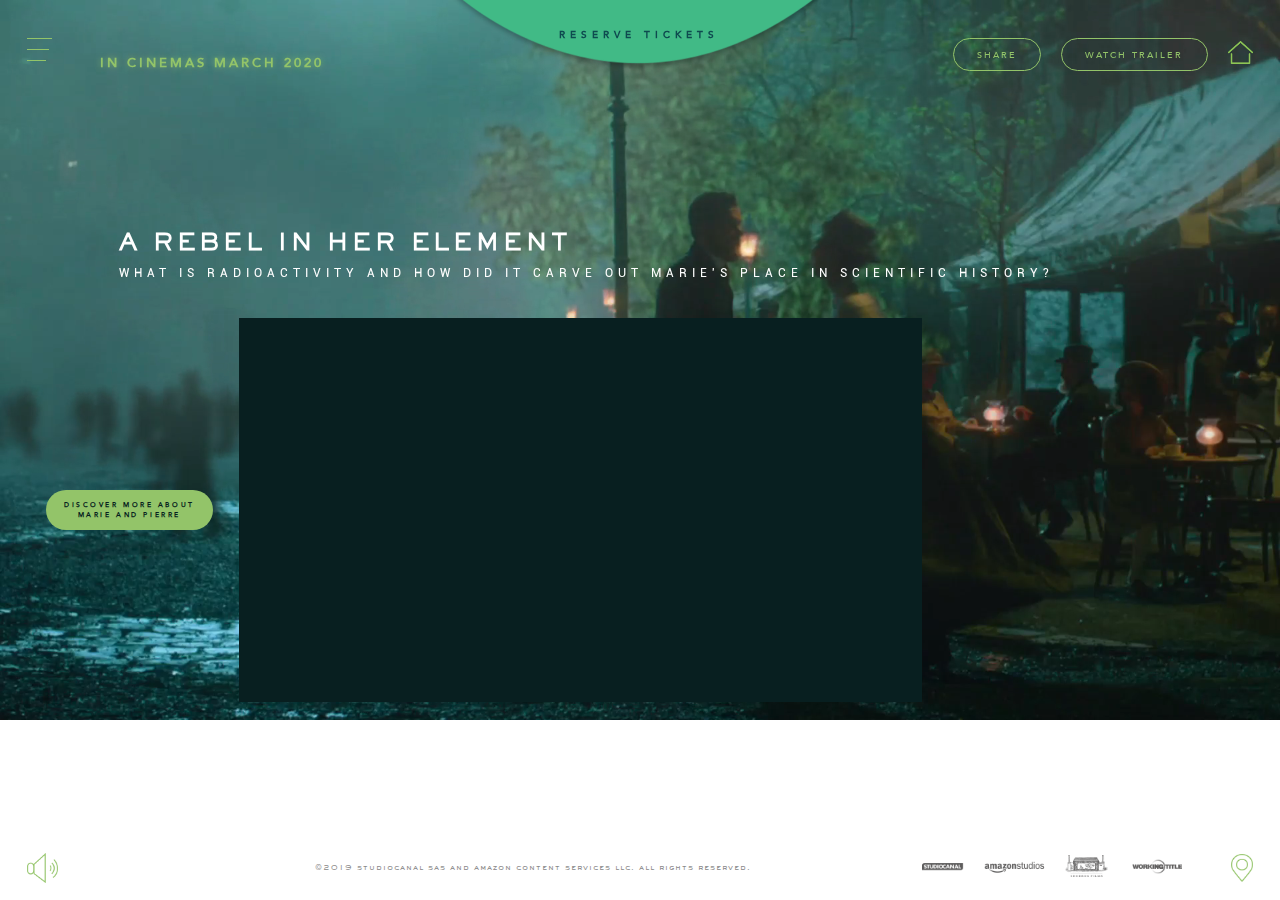
<file: index.html>
<!DOCTYPE html>
<html lang="en">

<head>
    <meta charset="UTF-8">
    <meta name="viewport" content="width=device-width, initial-scale=1.0">
    <meta http-equiv="X-UA-Compatible" content="ie=edge">
    <script src="https://code.jquery.com/jquery-3.4.1.js" integrity="sha256-WpOohJOqMqqyKL9FccASB9O0KwACQJpFTUBLTYOVvVU=" crossorigin="anonymous"></script>
    <link href="https://fonts.googleapis.com/css?family=Roboto:100,300,400,500,700,900&display=swap" rel="stylesheet">
    <link rel="stylesheet" href="./style/header_footer.css">
    <link rel="stylesheet" href="./style/rebel.css">
    <link rel="stylesheet" href="./style/reserv_tic.css">
    <link rel="stylesheet" href="./style/font.css">
    <link rel="stylesheet" href="./style/animation.css">

<!--
    <script src="./js/is.min.js"></script>
    <script>
        var link = document.createElement('link');
        link.rel = "stylesheet";
        if (is.safari() || is.ie()) {
            link.href = "./style/safari.css";
        }

        document.head.appendChild(link);
    </script>
-->
    <title>RadioActive Movie</title>
</head>

<body>
    <div class="container">
        <header>
            <nav role="navigation" class="nav_menu">
                <div id="menuToggle">
                    <input type="checkbox" / class="menuCheck">
                    <span class="span line1"></span>
                    <span class="center_span span"></span>
                    <span class="last_span span"></span>
                    <label class="m-menu__overlay" id="closeAll"></label>
                    <ul id="menu">
                        <li>
                            <div class="lg_tittle">
                                <p class="menu_lg">Select a language</p>
                                <a href class="menu_lg_p">ENG</a>
                                <p class="menu_lg"> | </p>
                                <a href class="menu_lg_p">FRA</a>
                            </div>
                        </li>
                        <a href="index.html">
                            <li>
                                <div class="menuList">
                                    <p class="note_p"><img class="circle" src="./img/Ellipse.png">A REBEL IN HER ELEMENT</p>
                                    <p class="tittle_p">MARIE SKŁODOWSKA CURIE - A PIONEER WHO REVOLUTIONISED SCIENCE - STARTED A CHAIN REACTION WHICH SHAPED THE 20TH CENTRURY. FIND OUT HOW. </p>
                                    <a href id="btn_watch">
                                        <span>watch now</span>
                                        <div class="transition"></div>
                                    </a>
                                </div>
                            </li>
                        </a>
                        <a href="scienceBehind.html">
                            <li>
                                <div class="menuList">
                                    <p class="note_p"><img class="circle" src="./img/Ellipse.png">A peculiar element</p>
                                    <p class="tittle_p">WHAT IS RADIOACTIVITY AND HOW DID IT CARVE OUT MARIE CURIE'S PLACE IN SCIENTIFIC HISTORY? DIVE INTO THE SCIENCE. </p>
                                    <a href id="btn_watch">
                                        <span>watch now</span>
                                        <div class="transition"></div>
                                    </a>
                                </div>
                            </li>
                        </a>
                        <a href="impact.html">
                            <li>
                                <div class="menuList">
                                    <p class="note_p"><img class="circle" src="./img/Ellipse.png">impacts and consequences</p>
                                    <p class="tittle_p">MARIE CURIE'S WORK HAS TAKEN US INTO A BRAVE NEW WORLD. SEE HOW THE IMPACTS OF HER DISCOVERIES ARE STILL FELT TODAY. </p>
                                    <a href id="btn_watch">
                                        <span>watch now</span>
                                        <div class="transition"></div>
                                    </a>
                                </div>
                            </li>
                        </a>
                        <li>
                            <div class="btn_menu_list">
                                <a href="#0" class="btn10 watch_trailer">
                                    <span>watch trailer</span>
                                    <div class="transition"></div>
                                </a>
                                <div class="res_news">
                                    <div class="btnMenu reserve"><a href="#">reserve tickets</a></div>
                                    <a href="./newspaper.html" class="btnMenu newsroom">
                                    <span>NEWSROOM</span>
                                    <div class="transition"></div>
                                </a>
                                </div>
                            </div>
                        </li>
                    </ul>
                </div>
            </nav>
            <div class="header_container">
                <div class="text_container">
                    <p class="header_text_p">IN CINEMAS MARCH 2020</p>
                </div>

                <div class="header_center">
                    <p class="header_text">RESERVE TICKETS</p>
                </div>
                <div class="header_btn_box desctop">
                    <a href="#0" class="btn10 header_btn share">
                        <span>share</span>
                        <div class="transition"></div>
                    </a>
                    <a href="#0" class="btn10 header_btn">
                        <span>watch trailer</span>
                        <div class="transition"></div>
                    </a>
                    <a href="index.html" class="home_btn"><img src="img/home_button.png" alt="" class="headerIcon_Home"></a>
                </div>

            </div>
            <div class="header_btn_box_m mobile">
                <span class="greenDot"></span>
                <span class="greenDot"></span>
                <span class="greenDot"></span>
            </div>
        </header>
        <section class="main">
            <div class="intro">
                <div class="video">
                    <video class="video__media" src="./video/A%20Rebel%20in%20her%20element%2003.mp4" autoplay muted loop></video>
                </div>
            </div>
            <h1 class="main_h1">A REBEL IN HER ELEMENT</h1>
            <p class="main_tittle">What is radioactivity and how did it carve out Marie's place in scientific history? </p>
            <div class="main_box">
                <a href="rebel02.html" class="btn_more">
                    <p>discover more about<br> marie and pierre</p>
                </a>
                <div class="video">
                    <iframe width="100%" height="100%" src="https://www.youtube.com/embed/tZS-em7GIjs" frameborder="0" allow="accelerometer; autoplay; encrypted-media; gyroscope; picture-in-picture" allowfullscreen></iframe>
                </div>
            </div>
        </section>
        <footer>
            <img src="img/SOUND-ON.png" alt="" class="footerIcon_Sound">
            <div class="fotter_cont_box">
                <div class="fotterTittle">
                    <p>©2019 studiocanal sas and amazon content services llc. all rights reserved.</p>
                </div>
                <div class="footerIcon">
                    <img src="./img/footerIcon.png" alt="">
                </div>
            </div>
            <div class="header_btn_box mobile">
                <input type="button" class="header_btn" value="watch trailer">
            </div>
            <img src="img/location-bug.png" alt="" class="footerIcon_loc">
            <img src="img/home_button.png" alt="" class="footerIcon_Home">
        </footer>
        <section class="modal2">
            <div class="reserv_tic">
                <div class="boxClose">
                    <img src="./img/x.png" alt="">
                </div>
                <div class="res_tic_btn"><a href>
                        RESERVE TICKETS
                    </a></div>
                <div class="shareBox">
                    <p>like and share</p>

                </div>
                <div class="shareBox">
                    <div class="shareIcon">
                        <img src="./img/insta.png" alt="">
                        <img src="./img/face.png" alt="">
                        <img src="./img/twit.png" alt="">
                    </div>
                </div>
            </div>
        </section>
    </div>

    <script src="./js/reserv_tic.js"></script>
</body></html>
</file>
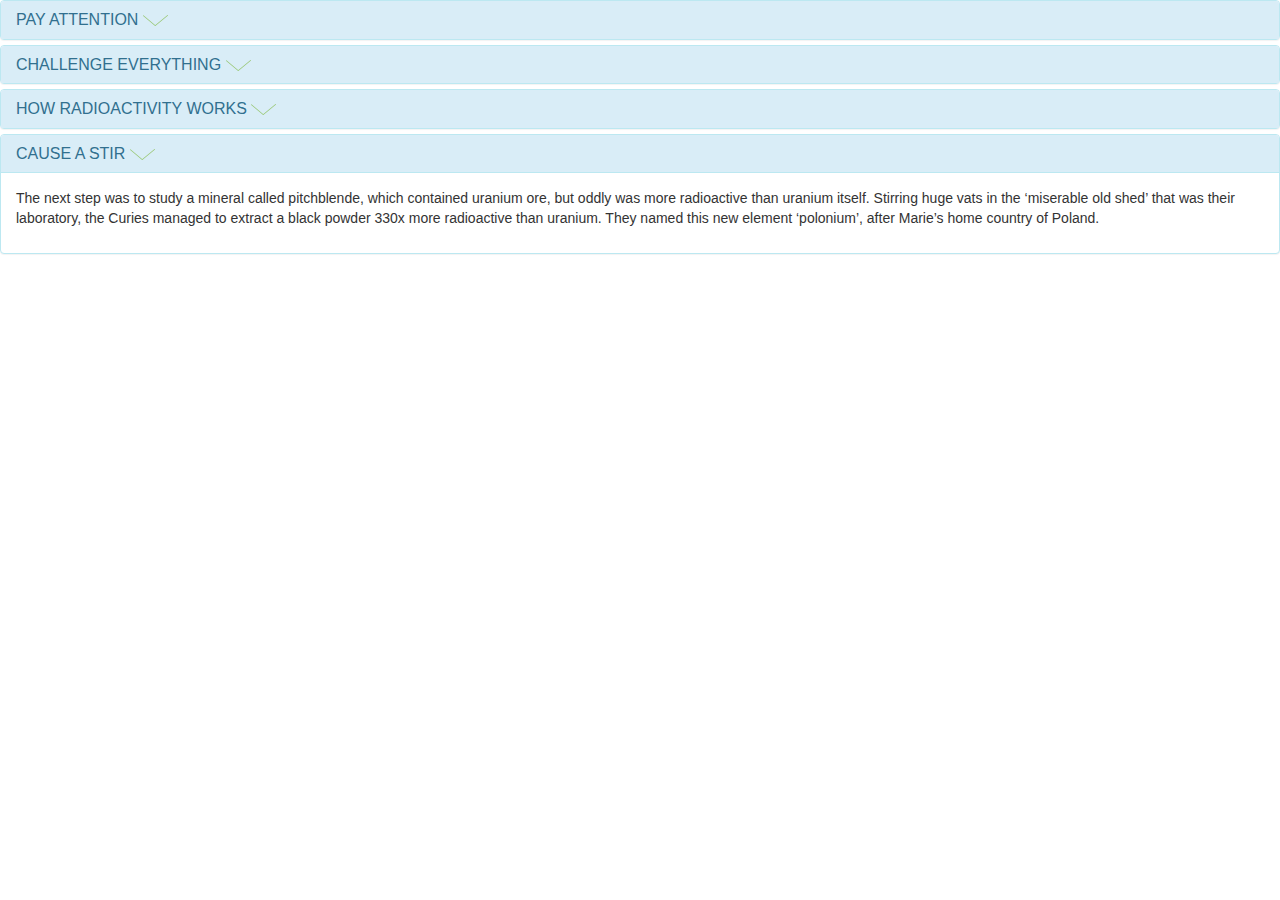
<file: bottst.html>
<!DOCTYPE html>

<html lang="en">

<head>

    <meta charset="UTF-8">
    <link rel="stylesheet" href="https://maxcdn.bootstrapcdn.com/bootstrap/3.3.4/css/bootstrap.min.css">
    <title>Document</title>
</head>

<body>
    <section id="three" class="i-row i-row-odd">
        <div class="panel-group accordion-3">
          
            <div class="panel panel-info ingredient">
                <div class="panel-heading infoHeader  headerIngredient" data-toggle="collapse" data-parent=".accordion-3" href="#a3-a02">
                    <h4 class="panel-title modalHeader_p">PAY ATTENTION  <img class="arrow" src="img/arrow_down.png"></h4>
                </div>
                <div id="a3-a02" class="panel-collapse collapse">
                    <div class="panel-body info ingredientInfo">
                       <p>IN 1895, WILHELM ROENTGEN FOUND A NEW KIND OF RADIATION (NAMED 'X-RAYS') WHICH COULD PASS THROUGH SOLID OBJECTS. A YEAR LATER, HENRI BECQUEREL NOTICED THAT URANIUM GAVE OFF ANOTHER KIND OF INVISIBLE RAYS. MARIE, BECQUEREL'S STUDENT, WAS PAYING ATTENTION: WHILE EVERYONE ELSE TALKED ABOUT X-RAYS, SHE KNEW THAT BECQUEREL'S RAYS COULD MEAN BIG THINGS. </p>
                    </div>
                </div>
            </div>
            <div class="panel panel-info ingredient">
                <div class="panel-heading infoHeader headerIngredient" data-toggle="collapse" data-parent=".accordion-3" href="#a3-a03">
                    <h4 class="panel-title modalHeader_p">CHALLENGE EVERYTHING <img class="arrow" src="img/arrow_down.png"></h4>
                </div>
                <div id="a3-a03" class="panel-collapse collapse">
                    <div class="panel-body info ingredientInfo">
                       <p>TESTING EVERY ELEMENT WITH AN ELECTROMETER INVENTED BY PIERRE, MARIE FOUND THAT THORIUM ALSO GAVE OUT BECQUEREL RAYS. SHE CAME UP WITH A REVOLUTIONARY THEORY: THE RAYS CAME FROM SOMETHING THAT WAS HAPPENING INSIDE THE URANIUM AND THORIUM ATOMS THEMSELVES. UNTIL THEN, SCIENCE HAD ASSUMED THAT THE ATOM COULDN'T BE DIVIDED INTO SMALLER PARTS. MARIE NAMED THIS ATOMIC PROPERTY 'RADIOACTIVITY'. </p>
                    </div>
                </div>
            </div>
            <div class="panel panel-info ingredient">
                <div class="panel-heading infoHeader headerIngredient" data-toggle="collapse" data-parent=".accordion-3" href="#a3-a04">
                    <h4 class="panel-title modalHeader_p">HOW RADIOACTIVITY WORKS <img class="arrow" src="img/arrow_down.png"></h4>
                </div>
                <div id="a3-a04" class="panel-collapse collapse">
                    <div class="panel-body info ingredientInfo">
                        <p>The nucleus at the centre of an atom is made up of protons and neutrons and has a positive electrical charge, while the electrons – which circle around the nucleus - have a negative charge. Some kinds of atom don’t have a stable arrangement of these particles: either there are too many protons, too many neutrons, or too much energy in the nucleus. These atoms are called radioactive isotopes, and they emit energy in the form of radiation.
                                    Radioactivity happens naturally, and we’re surrounded by it all the time. Sunlight, the food we eat and the air we breathe all contain low levels of radiation which don’t usually harm us.
                                    Higher doses happen due to human intervention or intense exposure to naturally radioactive materials. Radiation like this can damage matter – including living tissue. </p>
                    </div>
                </div>
            </div>
              <div class="panel panel-info ingredient">
                <div class="panel-heading infoHeader headerIngredient" data-toggle="collapse" data-parent=".accordion-3" href="#a3-a01">
                    <h4 class="panel-title modalHeader_p">CAUSE A STIR <img class="arrow" src="img/arrow_down.png" ></h4>
                </div>
                <div id="a3-a01" class="panel-collapse collapse in">
                    <div class="panel-body info ingredientInfo">
                        <p>The next step was to study a mineral called pitchblende, which contained uranium ore, but oddly was more radioactive than uranium itself. Stirring huge vats in the ‘miserable old shed’ that was their laboratory, the Curies managed to extract a black powder 330x more radioactive than uranium. They named this new element ‘polonium’, after Marie’s home country of Poland.
                                </p>
                    </div>
                </div>
            </div>
         
        </div>

    </section>

    <script src="https://cdnjs.cloudflare.com/ajax/libs/jquery/2.1.3/jquery.min.js"></script>
    <script src="https://maxcdn.bootstrapcdn.com/bootstrap/3.3.4/js/bootstrap.min.js"></script>
    <script>
        $(function() {
            // Smooth Scroll
            $('a[href*=#]').bind('click', function(e) {
                var anchor = $(this);
                $('html, body').stop().animate({
                    scrollTop: $(anchor.attr('href')).offset().top
                }, 1000);
                e.preventDefault();
            });
        });

        $('.i-accordion').on('show.bs.collapse', function(n) {
            $(n.target).siblings('.panel-heading').find('.panel-title i').toggleClass('fa-chevron-down fa-chevron-up');
        });
        $('.i-accordion').on('hide.bs.collapse', function(n) {
            $(n.target).siblings('.panel-heading').find('.panel-title i').toggleClass('fa-chevron-up fa-chevron-down');
        });

        /* P */
        $('.accordion-2a, .accordion-2b, .accordion-3').on('show.bs.collapse', function(n) {
            $(n.target).siblings('.panel-heading').find('.panel-title i').toggleClass('fa-minus fa-plus');
        });
        $('.accordion-2a, .accordion-2b, .accordion-3').on('hide.bs.collapse', function(n) {
            $(n.target).siblings('.panel-heading').find('.panel-title i').toggleClass('fa-plus fa-minus');
        });
    </script>
</body></html>
</file>
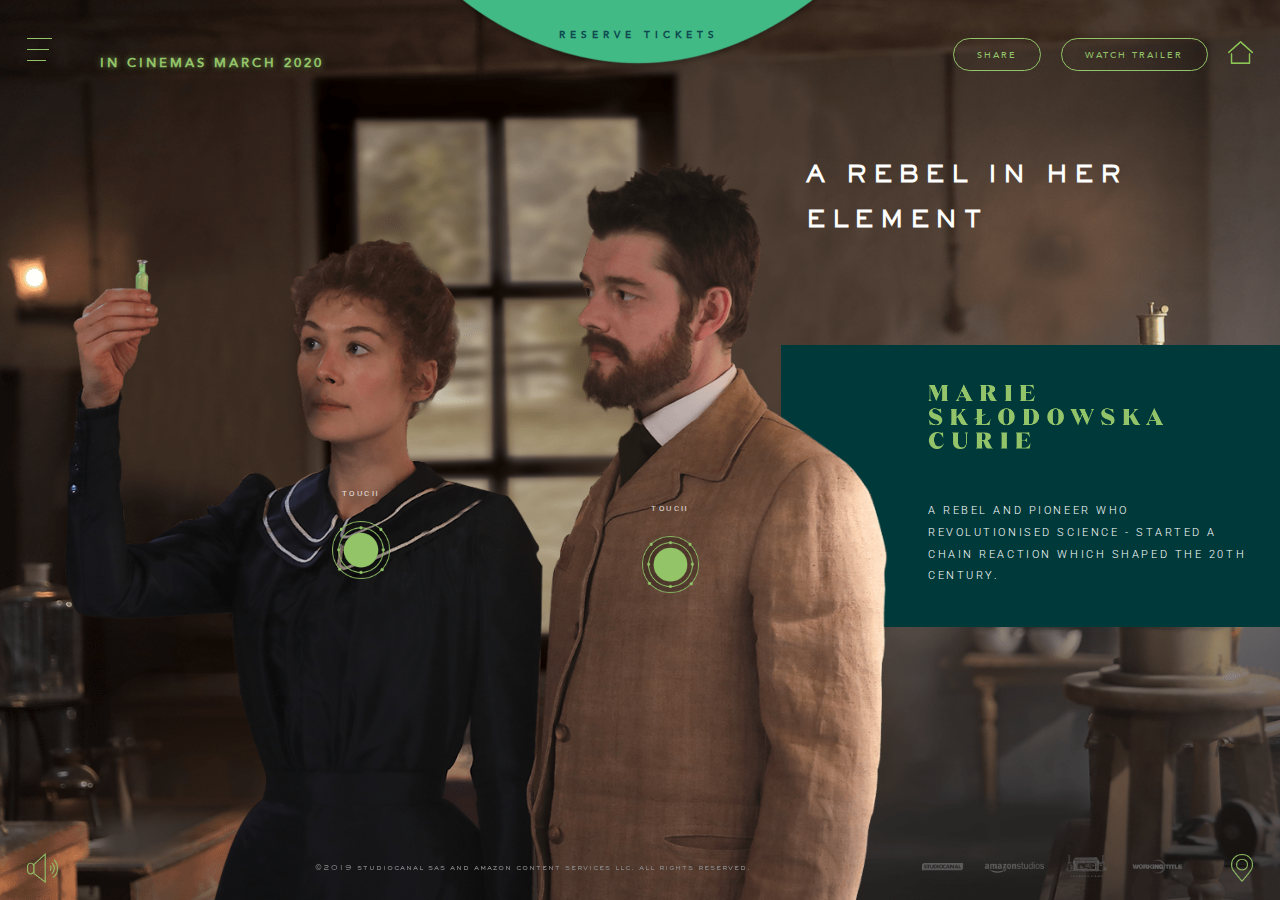
<file: rebel02.html>
<!DOCTYPE html>
<html lang="en">

<head>
    <meta charset="UTF-8">
    <meta name="viewport" content="width=device-width, initial-scale=1.0">
    <meta http-equiv="X-UA-Compatible" content="ie=edge">
    <script src="https://code.jquery.com/jquery-3.4.1.js" integrity="sha256-WpOohJOqMqqyKL9FccASB9O0KwACQJpFTUBLTYOVvVU=" crossorigin="anonymous"></script>
    <link href="https://fonts.googleapis.com/css?family=Roboto:100,300,400,500,700,900&display=swap" rel="stylesheet">
    <link rel="stylesheet" href="./style/header_footer.css">
    <link rel="stylesheet" href="./style/rebel.css">
    <link rel="stylesheet" href="./style/rebel02.css">

    <link rel="stylesheet" href="./style/reserv_tic.css">
    <link rel="stylesheet" href="./style/animation.css">
    <link rel="stylesheet" href="./style/font.css">
    <title>RadioActive Movie</title>
</head>

<body>
    <div class="container">
        <header>
            <nav role="navigation" class="nav_menu">
                <div id="menuToggle">
                    <input type="checkbox" / class="menuCheck">
                    <span class="span line1"></span>
                    <span class="center_span span"></span>
                    <span class="last_span span"></span>
                    <label class="m-menu__overlay" id="closeAll"></label>
                    <ul id="menu">
                        <li>
                            <div class="lg_tittle">
                                <p class="menu_lg">Select a language</p>
                                <a href class="menu_lg_p">ENG</a>
                                <p class="menu_lg"> | </p>
                                <a href class="menu_lg_p">FRA</a>
                            </div>
                        </li>
                        <a href="index.html">
                            <li>
                                <div class="menuList">
                                    <p class="note_p"><img class="circle" src="./img/Ellipse.png">A REBEL IN HER ELEMENT</p>
                                    <p class="tittle_p">MARIE SKŁODOWSKA CURIE - A PIONEER WHO REVOLUTIONISED SCIENCE - STARTED A CHAIN REACTION WHICH SHAPED THE 20TH CENTRURY. FIND OUT HOW. </p>
                                    <a href id="btn_watch">
                                        <span>watch now</span>
                                        <div class="transition"></div>
                                    </a>
                                </div>
                            </li>
                        </a>
                        <a href="scienceBehind.html">
                            <li>
                                <div class="menuList">
                                    <p class="note_p"><img class="circle" src="./img/Ellipse.png">A peculiar element</p>
                                    <p class="tittle_p">WHAT IS RADIOACTIVITY AND HOW DID IT CARVE OUT MARIE CURIE'S PLACE IN SCIENTIFIC HISTORY? DIVE INTO THE SCIENCE. </p>
                                    <a href id="btn_watch">
                                        <span>watch now</span>
                                        <div class="transition"></div>
                                    </a>
                                </div>
                            </li>
                        </a>
                        <a href="impact.html">
                            <li>
                                <div class="menuList">
                                    <p class="note_p"><img class="circle" src="./img/Ellipse.png">impacts and consequences</p>
                                    <p class="tittle_p">MARIE CURIE'S WORK HAS TAKEN US INTO A BRAVE NEW WORLD. SEE HOW THE IMPACTS OF HER DISCOVERIES ARE STILL FELT TODAY. </p>
                                    <a href id="btn_watch">
                                        <span>watch now</span>
                                        <div class="transition"></div>
                                    </a>
                                </div>
                            </li>
                        </a>
                        <li>
                            <div class="btn_menu_list">
                                <a href="#0" class="btn10 watch_trailer">
                                    <span>watch trailer</span>
                                    <div class="transition"></div>
                                </a>
                                <div class="res_news">
                                    <div class="btnMenu reserve"><a href="#">reserve tickets</a></div>
                                    <a href="./newspaper.html" class="btnMenu newsroom">
                                        <span>NEWSROOM</span>
                                        <div class="transition"></div>
                                    </a>
                                </div>
                            </div>
                        </li>
                    </ul>
                </div>
            </nav>
            <div class="header_container">
                <div class="text_container">
                    <p class="header_text_p">IN CINEMAS MARCH 2020</p>
                </div>
                <div class="header_center">
                    <p class="header_text">RESERVE TICKETS</p>
                </div>
                <div class="header_btn_box desctop">
                    <a href="#0" class="btn10 header_btn share">
                        <span>share</span>
                        <div class="transition"></div>
                    </a>
                    <a href="#0" class="btn10 header_btn">
                        <span>watch trailer</span>
                        <div class="transition"></div>
                    </a>
                    <a href="index.html" class="home_btn"><img src="img/home_button.png" alt="" class="headerIcon_Home"></a>
                </div>

            </div>
            <div class="header_btn_box_m mobile">
                <span class="greenDot"></span>
                <span class="greenDot"></span>
                <span class="greenDot"></span>
            </div>
        </header>
        <section class="main2">

            <h1 class="main_h1 mobile_r">A REBEL IN HER ELEMENT</h1>
            <div class="marie_pierre_box">
                <div class="marie">
                    <p class="touch_p">touch</p>
                    <div class="dot">
                        <img src="./img/circle2.png" class="circle1 touch">
                        <img src="./img/circle1.png" class="circle2 touch">
                        <img src="./img/center.png" class="touch">
                    </div>
                </div>
                <div class="pierre">
                    <p class="touch_p">touch</p>
                    <div class="dot">
                        <img src="./img/circle2.png" class="circle1 touch">
                        <img src="./img/circle1.png" class="circle2 touch">
                        <img src="./img/center.png" class="touch">
                    </div>
                </div>
            </div>
            <div class="info">
                <h1 class="main_h1 desctop_r">A REBEL IN HER ELEMENT</h1>
                <div class="about_box">
                    <div class="about_Maria"> </div>
                    <p class="about_p">A rebel and pioneer who revolutionised science - started a chain reaction which shaped the 20th century.</p>
                </div>
            </div>

        </section>
        <footer>
            <img src="img/SOUND-ON.png" alt="" class="footerIcon_Sound">
            <div class="fotter_cont_box">
                <div class="fotterTittle">
                    <p>©2019 studiocanal sas and amazon content services llc. all rights reserved.</p>
                </div>
                <div class="footerIcon">
                    <img src="./img/footerIcon.png" alt="">
                </div>
            </div>
            <div class="header_btn_box mobile">
                <input type="button" class="header_btn" value="watch trailer">
            </div>
            <img src="img/location-bug.png" alt="" class="footerIcon_loc">
            <img src="img/home_button.png" alt="" class="footerIcon_Home">
        </footer>
        <div class="about_box_m">
            <a class="closeBtn btnClose1" id="btnClose1"><img src="./img/x.png"></a>
            <div class="about_Maria"> </div>
            <div>
                <p class="about_tittle">WHO WAS MARIE CURIE?</p>
                <p class="about_p2">A rebel and pioneer who revolutionised science - started a chain reaction which shaped the 20th century. MARIE DEFIED CONVENTION AT A TIME WHEN A WOMAN'S PLACE IN SCIENCE WAS OFTEN QUESTIONED. A POLISH-BORN IMMIGRANT, SHE FOUGHT FOR HER EDUCATION, AND TO HAVE HER VOICE HEARD.</p>
                <a class="header_btn" href="./newspaper.html">discover more</a>
            </div>
        </div>
        <div class="about_box_p">
            <a class="closeBtn" id="btnClose2"><img src="./img/x.png"></a>
            <div class="about_Pierre"> </div>
            <div>
                <p class="about_tittle">WHO WAS PIERRE CURIE?</p>
                <p class="about_p2">AN INTERNATIONALLY KNOWN PHYSICIST AND MARIE'S HUSBAND, PEOPLE OFTEN ASSUMED THAT MARIE WAS JUST PIERRE'S LAB ASSISTANT. HER NAME WAS ACTUALLY LEFT OFF THE NOBEL PRIZE NOMINATION FOR THEIR WORK, BUT PIERRE INSISTED THAT SHE WAS INCLUDED. </p>
                <a class="header_btn" href="./newspaper.html">discover more</a>
            </div>

        </div>
    </div>
    <section class="modal2">
        <div class="reserv_tic">
            <div class="boxClose">
                <img src="./img/x.png" alt="">
            </div>
            <div class="res_tic_btn"><a href>
                    RESERVE TICKETS
                </a></div>
            <div class="shareBox">
                <p>like and share</p>

            </div>
            <div class="shareBox">
                <div class="shareIcon">
                    <img src="./img/insta.png" alt="">
                    <img src="./img/face.png" alt="">
                    <img src="./img/twit.png" alt="">
                </div>
            </div>
        </div>
    </section>
    <script src="./js/script.js"></script>
    <script src="./js/reserv_tic.js"></script>
</body>

</html>
</file>
<file: style/header_footer.css>
a:visited {
    text-decoration: none;
}

a:link {
    text-decoration: none;
}

* {
    box-sizing: border-box;
    margin: 0;
    padding: 0;
}

.btn10 {
    text-decoration: none;
    display: inline-block;
    cursor: pointer;
    position: relative;
    overflow: hidden !important;
    -webkit-transition: all .3s ease-in-out;
    -moz-transition: all .3s ease-in-out;
    -o-transition: all .3s ease-in-out;
    transition: all .3s ease-in-out;
    background: transparent !important;
    z-index: 10;
    box-sizing: border-box;
    margin: 0 20px 0 0;
}

.btn10:visited {
    text-decoration: none;
}

.btn10:link {
    text-decoration: none;
}

.btn10:hover {
    border: 1px solid #93c469;
    color: #081f20 !important;
    text-decoration: none;
}

.btn10::before {
    content: '';
    text-decoration: none;
    width: 0%;
    height: 101%;
    display: block;
    background: rgb(147, 196, 105);
    position: absolute;
    -ms-transform: skewX(-20deg);
    -webkit-transform: skewX(-20deg);
    transform: skewX(-20deg);
    left: -10%;
    opacity: 1;
    top: 0;
    z-index: -12;
    -moz-transition: all .7s cubic-bezier(0.77, 0, 0.175, 1);
    -o-transition: all .7s cubic-bezier(0.77, 0, 0.175, 1);
    -webkit-transition: all .7s cubic-bezier(0.77, 0, 0.175, 1);
    transition: all .7s cubic-bezier(0.77, 0, 0.175, 1);
}

.btn10::after {
    content: '';
    text-decoration: none;
    width: 0%;
    height: 100%;
    display: block;
    background-color: rgb(147, 196, 105);
    background-color: rgba(147, 196, 105, 0.5);
    position: absolute;
    -ms-transform: skewX(-20deg);
    -webkit-transform: skewX(-20deg);
    transform: skewX(-20deg);
    left: -10%;
    opacity: 0;
    top: 0;
    z-index: -15;
    -webkit-transition: all .94s cubic-bezier(.2, .95, .57, .99);
    -moz-transition: all .4s cubic-bezier(.2, .95, .57, .99);
    -o-transition: all .4s cubic-bezier(.2, .95, .57, .99);
    transition: all .4s cubic-bezier(.2, .95, .57, .99);
}

.btn10:hover::before,
.btn1O:hover::before {
    opacity: 1;
    width: 120%;
    text-decoration: none;
}

.btn10:hover::after,
.btn1O:hover::after {
    opacity: 1;
    width: 125%;
    text-decoration: none;
}

.btn10:active {
    text-decoration: none !important;
    background-color: #93c469 !important;
    color: #202020 !important;
    -webkit-box-shadow: 0 0 10px #93c469;
    -moz-box-shadow: 0 0 10px #93c469;
    text-shadow: 0px 0px 6px rgba(255, 255, 255, 1);
    transition: all 0.4s ease 0s;
}


p {
    margin: 0;
}

body {
    padding: 0;
    margin: 0;
    overflow: hidden;
    font-family: 'RobotoR';
}

.container {
    width: 100vw;
    height: 100vh;
    background-image: url(../img/a_rebel_bgn.png);
    background-repeat: no-repeat;
    background-size: cover;
    display: flex;
    flex-direction: column;
    justify-content: space-between;
}

header {
    width: 100%;
    display: flex;
    flex-direction: row;
    justify-content: space-between;
    align-items: flex-end;
    padding: 0 2.1vw;
}

nav {
    background-color: transparent;
    width: fit-content;
}

[type="checkbox"] + span:not(.lever):before,
[type="checkbox"]:not(.filled-in) + span:not(.lever):after {
    border: none;
}

#menuToggle {
    margin-top: 2.3vw;
    display: block;
    z-index: 998;
    -webkit-user-select: none;
    user-select: none;
}

#menuToggle .menuCheck {
    display: block;
    width: 2.1vw;
    height: 2.1vw;
    position: absolute;
    top: 2.1vw;
    left: 2.03vw;
    cursor: pointer;
    opacity: 0;
    z-index: 1000;
    -webkit-touch-callout: none;
    cursor: pointer;
}

/*
 * Just a quick hamburger
 */
#menuToggle .span {
    display: block;
    width: 2vw;
    height: 1px;
    margin-bottom: 10px;
    position: relative;
    background: #93c469;
    z-index: 999;
    transform-origin: 4px 0px;
    transition: all .12s ease-in-out;
    -webkit-transition: all .12s ease-in-out;
}

#menuToggle .line1 {
    transform-origin: 84% 50%;
}

#menuToggle .center_span {
    width: 1.7vw;
}

#menuToggle .last_span {
    width: 1.4vw;
    transform-origin: 84% -50%;
    width: 19px;
}

/* 
 * Transform all the slices of hamburger
 * into a crossmark.
 */
#menuToggle .menuCheck:checked ~ .line1 {
    transform: rotate(-45deg);
    -webkit-transform: rotate(-45deg);
    bottom: 0px;
}

#menuToggle .menuCheck:checked ~ .center_span {
    opacity: 0;
}

#menuToggle .menuCheck:checked ~ .last_span {
    transform: rotate(45deg);
    -webkit-transform: rotate(45deg);
    top: -3px;
    width: 2vw;
}

#menuToggle .menuCheck:checked ~ .m-menu__overlay {
    display: block;
}

.m-menu__overlay {
    background-color: rgba(0, 0, 0, 0.7);
    position: absolute;
    top: 0;
    width: 100%;
    bottom: 0;
    z-index: 998;
    display: none;
    transition: all 1s;
}

/*
 * Ohyeah and the last one should go the other direction
 */
#menuToggle .menuCheck:checked ~ .span:nth-last-child(2) {
    transform: rotate(-45deg) translate(0, -1px);
}

/*
 * Make this absolute positioned
 * at the top left of the screen
 */
#menu {
    position: absolute;
    width: 50%;
    height: 100%;
    top: 0;
    left: 0;
    padding-top: 8vh;
    background-image: url(../img/bg_menu.png);
    background-repeat: no-repeat;
    background-size: cover;
    list-style-type: none;
    -webkit-font-smoothing: antialiased;
    /* to stop flickering of text in safari */

    transform-origin: 0% 0%;
    transform: translate(-100%, 0);
    z-index: 998;
    transition: transform 0.5s cubic-bezier(0.77, 0.2, 0.05, 1.0);
}

#menuToggle .menuCheck:checked ~ ul {
    transform: none;
}

.lg_tittle {
    display: flex;
    flex-direction: row;
    align-items: center;
    padding: 0 5.2vw 2.4vh;
}

.menu_lg {
    font-size: 0.65vw;
    color: #93c469;
    font-weight: 500;
    letter-spacing: 3px;
    text-transform: uppercase;
}

.menu_lg_p {
    font-size: 0.65vw;
    color: #93c469 !important;
    font-weight: 600;
    cursor: pointer;
    letter-spacing: 3px;
    text-transform: uppercase;
    margin: 0 7px;
    cursor: pointer;
    text-decoration: none;
}

.menuList {
    display: flex;
    flex-direction: column;
    justify-content: center;
    align-items: flex-start;
    background-image: linear-gradient(-90deg, rgb(12, 74, 72, 0.46), rgb(14, 95, 92, 0.46));
    padding: 2.3vh 6.2vw;
    margin: 0 0 7px;
    box-sizing: border-box;
    height: auto;
}

.menuList .note_p {
    color: white;
    font-size: 1.02vw;
    letter-spacing: 0.46vw;
    display: flex;
    flex-direction: row;
    align-items: center;
    text-transform: uppercase;
}

.menuList .note_p .circle {
    width: 0.5vw;
    height: 0.5vw;
    margin: 0 1.1vw 0 0;
    opacity: 0;
    transition: all 1s;
}

.menuList:hover .circle {
    opacity: 1;
}

.menuList:hover .note_p {
    font-weight: 900;
}

.menuList .tittle_p {
    width: 87%;
    font-size: 0.65vw;
    color: #93c469;
    font-weight: 500;
    letter-spacing: 0.2vw;
    text-transform: uppercase;
    line-height: 1.6;
    padding: 1.3vh 0 0 1.6vw;
}

#btn_watch {
    background-color: #0c3336;
    text-decoration: none;
    display: inline-block;
    cursor: pointer;
    position: relative;
    overflow: hidden !important;
    outline: none;
    border-radius: 25px;
    font-size: 0.53vw;
    font-weight: 600;
    color: #73bf8a;
    border: none;
    text-transform: uppercase;
    letter-spacing: 3px;
    padding: 0.63vw 1.3vw 0.63vw 3.2vw;
    margin: 1vw 1.6vw 0;
    -webkit-transition: all .3s ease-in-out;
    -moz-transition: all .3s ease-in-out;
    -o-transition: all .3s ease-in-out;
    transition: all .3s ease-in-out;
    z-index: 10;
    box-sizing: border-box;
    background-image: url(../img/vidicon.png);
    background-repeat: no-repeat;
    background-size: 9%;
    background-position: 16%;
}

#btn_watch:visited {
    text-decoration: none;
}

#btn_watch:link {
    text-decoration: none;
}

#btn_watch:hover {
    color: #081f20 !important;
    text-decoration: none;
}

#btn_watch::before {
    content: '';
    text-decoration: none;
    width: 0%;
    height: 104%;
    display: block;
    background: rgb(147, 196, 105);
    position: absolute;
    -ms-transform: skewX(-20deg);
    -webkit-transform: skewX(-20deg);
    transform: skewX(-20deg);
    left: -10%;
    opacity: 1;
    top: 0;
    z-index: -12;
    -moz-transition: all .7s cubic-bezier(0.77, 0, 0.175, 1);
    -o-transition: all .7s cubic-bezier(0.77, 0, 0.175, 1);
    -webkit-transition: all .7s cubic-bezier(0.77, 0, 0.175, 1);
    transition: all .7s cubic-bezier(0.77, 0, 0.175, 1);
}

#btn_watch::after {
    content: '';
    text-decoration: none;
    width: 0%;
    height: 100%;
    display: block;
    background-color: rgb(147, 196, 105);
    background-color: rgba(147, 196, 105, 0.5);
    position: absolute;
    -ms-transform: skewX(-20deg);
    -webkit-transform: skewX(-20deg);
    transform: skewX(-20deg);
    left: -10%;
    opacity: 0;
    top: 0;
    z-index: -15;
    -webkit-transition: all .94s cubic-bezier(.2, .95, .57, .99);
    -moz-transition: all .4s cubic-bezier(.2, .95, .57, .99);
    -o-transition: all .4s cubic-bezier(.2, .95, .57, .99);
    transition: all .4s cubic-bezier(.2, .95, .57, .99);
}

#btn_watch:hover::before,
#btn_watch:hover::before {
    opacity: 1;
    width: 120%;
    text-decoration: none;
}

#btn_watch:hover::after,
#btn_watch:hover::after {
    opacity: 1;
    width: 125%;
    text-decoration: none;
}

#btn_watch:active {
    text-decoration: none !important;
    background-color: #93c469 !important;
    color: #202020 !important;
    -webkit-box-shadow: 0 0 10px #93c469;
    -moz-box-shadow: 0 0 10px #93c469;
    text-shadow: 0px 0px 6px rgba(255, 255, 255, 1);
    transition: all 0.4s ease 0s;
}


.btn_menu_list {
    display: flex;
    flex-direction: column;
    justify-content: center;
    align-items: flex-start;
    margin: 1.8vw 0 0 7.9vw;
}

.btn_menu_list .watch_trailer {
    color: #93c469;
    border: 1px solid #93c469;
    font-size: 0.64vw;
    background-color: transparent;
    border-radius: 25px;
    padding: 0.73vw 9.4vw;
    margin: 0 0.8vw 0 0;
    font-family: 'Avenir';
    font-weight: 500;
    text-transform: uppercase;
    letter-spacing: 2px;
    cursor: pointer;

}

.header_container {
    display: flex;
    flex-direction: row;
    justify-content: space-between;
    align-items: flex-end;
    height: 100%;
    width: 94%;
}

.header_center {
    display: flex;
    justify-content: center;
    background-image: url(../img/center_menu.png);
    background-repeat: no-repeat;
    background-size: cover;
    background-position: center;
    padding: 1.3vw 6.6vw 1.5vw;
    transition: all .6s;
    cursor: pointer;
}

.header_center .header_text {
    font-size: 0.7vw;
    color: #0e4a4f;
    letter-spacing: 5px;
    font-family: 'AvenirM';
    font-weight: 600;
    text-decoration: none;
    cursor: pointer;
}

.header_center .header_text:active {
    text-decoration: none;
    color: #0e4a4f;
}

.header_center:hover .header_text {
    color: white;
}

.header_center:hover {
    transform: scale(1.2);
}

.header_btn_box {
    display: flex;
    flex-direction: row;
    justify-content: flex-end;
    align-items: center;
}

.header_btn_box .header_btn {
    color: #93c469;
    border: 1px solid #93c469;
    font-size: 0.68vw;
    background-color: transparent;
    border-radius: 49px;
    padding: 0.5vw 1.5vw;
    margin: 0 20px 0 0;
    font-family: 'AvenirM';
    font-weight: 500;
    text-transform: uppercase;
    letter-spacing: 2px;
    cursor: pointer;
}

header .text_container {
    display: flex;
    justify-content: center;
    align-items: flex-end;
    height: 100%;
}

.header_btn_box .header_btn:last-of-type {
    margin: 0;
}

.header_text_p {
    display: flex;
    justify-content: center;
    align-items: flex-end;
    height: 100%;
    font-size: 1vw;
    color: #93c469;
    letter-spacing: 3px;
    font-family: 'AvenirM';
    font-weight: 600;
    text-shadow: 0px 0px 6px rgba(147, 196, 105, 0.7);
}

footer {
    width: 100vw;
    display: flex;
    flex-direction: row;
    justify-content: center;
    align-items: center;
    padding: 0 2.1vw 1.3vw;
}

.footerIcon_Sound {
    width: 2.4vw;
    transition: all 1s;
    cursor: pointer;
    animation: scaleSound ease-in-out 1.5s infinite !important;
    -webkit-transition: all 1s ease-in-out;
    -moz-transition: all 1s ease-in-out;
    -o-transition: all 1s ease-in-out;
    transition: all 1s ease-in-out;
}

footer .footerIcon_loc {
    width: 1.7vw;
    transition: all 1s;
    cursor: pointer;
    animation: scaleSound ease-in-out 1.5s infinite !important;
    -webkit-transition: all 1s ease-in-out;
    -moz-transition: all 1s ease-in-out;
    -o-transition: all 1s ease-in-out;
    transition: all 1s ease-in-out;
}

footer .footerIcon_Home {
    width: 1.7vw;
    transition: all 1s;
    cursor: pointer;
    animation: scaleSound ease-in-out 1.5s infinite !important;
    -webkit-transition: all 1s ease-in-out;
    -moz-transition: all 1s ease-in-out;
    -o-transition: all 1s ease-in-out;
    transition: all 1s ease-in-out;
    display: none;
}


.fotterTittle {
    font-size: 0.58vw;
    letter-spacing: 1px;
    color: #888787;
    font-family: 'SackersM'
}

.footerIcon img {
    width: 100%;
}

.footerIcon {
    width: 30%;
}

.fotter_cont_box {
    display: flex;
    justify-content: space-between;
    align-items: center;
    flex-direction: row;
    width: 96%;
    padding: 0 4% 0 23%;
}

.closeIcon {
    width: 1.3vw;
    height: 1.3vw;
}

.mobile {
    display: none;
}

.desctop {
    display: flex;
}

.header_btn_box_m {
    display: none;
    flex-direction: column;
    justify-content: flex-end;
    align-items: center;
    height: 100%;
    cursor: pointer;
}

.header_btn_box_m .greenDot {
    width: 0.8vw;
    height: 0.8vw;
    background-color: #93c469;
    border-radius: 50%;
    margin: 0 0 0.8vw;
}

.res_news {
    display: flex;
    flex-direction: row;
    justify-content: center;
    align-items: center;
    box-sizing: border-box;
}

.btnMenu {
    border: none;
    font-size: 0.53vw;
    border-radius: 25px;
    padding: 0.73vw 1.3vw 0.63vw;
    margin: 1.7vh 0.8vw 0 0;
    font-family: 'AvenirM';
    font-weight: 500;
    text-transform: uppercase;
    letter-spacing: 2px;
    cursor: pointer;
    -webkit-transition: all .3s ease-in-out;
    -moz-transition: all .3s ease-in-out;
    -o-transition: all .3s ease-in-out;
    transition: all .3s ease-in-out;
}


.btn_menu_list .reserve {
    background-color: #41ba86;
}

.btn_menu_list .reserve:hover {
    box-shadow: 0 0 10px #41ba86;
}

.btn_menu_list .reserve:hover a {
    color: white;
}

.btn_menu_list .newsroom {
    text-decoration: none;
    display: inline-block;
    cursor: pointer;
    position: relative;
    overflow: hidden !important;
    background-color: #0c3336;
    background-image: url(../img/line.png);
    background-repeat: no-repeat;
    background-size: 58%;
    background-position: 49% 100%;
    padding: 0.73vw 2.5vw;
    color: #93c468 !important;
    z-index: 10;
    box-sizing: border-box;
}


.newsroom:visited {
    text-decoration: none;
}

.newsroom:link {
    text-decoration: none;
}

.newsroom:hover {
    color: #081f20 !important;
    text-decoration: none;
}

.newsroom::before {
    content: '';
    text-decoration: none;
    width: 0%;
    height: 100%;
    display: block;
    background: rgb(147, 196, 105);
    position: absolute;
    -ms-transform: skewX(-20deg);
    -webkit-transform: skewX(-20deg);
    transform: skewX(-20deg);
    left: -10%;
    opacity: 1;
    top: 0;
    z-index: -12;
    -moz-transition: all .7s cubic-bezier(0.77, 0, 0.175, 1);
    -o-transition: all .7s cubic-bezier(0.77, 0, 0.175, 1);
    -webkit-transition: all .7s cubic-bezier(0.77, 0, 0.175, 1);
    transition: all .7s cubic-bezier(0.77, 0, 0.175, 1);
}

.newsroom::after {
    content: '';
    text-decoration: none;
    width: 0%;
    height: 100%;
    display: block;
    background-color: rgb(147, 196, 105);
    background-color: rgba(147, 196, 105, 0.5);
    position: absolute;
    -ms-transform: skewX(-20deg);
    -webkit-transform: skewX(-20deg);
    transform: skewX(-20deg);
    left: -10%;
    opacity: 0;
    top: 0;
    z-index: -15;
    -webkit-transition: all .94s cubic-bezier(.2, .95, .57, .99);
    -moz-transition: all .4s cubic-bezier(.2, .95, .57, .99);
    -o-transition: all .4s cubic-bezier(.2, .95, .57, .99);
    transition: all .4s cubic-bezier(.2, .95, .57, .99);
}

.newsroom:hover::before,
.newsroom:hover::before {
    opacity: 1;
    width: 120%;
    text-decoration: none;
}

.newsroom:hover::after,
.newsroom:hover::after {
    opacity: 1;
    width: 125%;
    text-decoration: none;
}

.newsroom:active {
    text-decoration: none !important;
    background-color: #93c469 !important;
    color: #202020 !important;
    -webkit-box-shadow: 0 0 10px #93c469;
    -moz-box-shadow: 0 0 10px #93c469;
    text-shadow: 0px 0px 6px rgba(255, 255, 255, 1);
    transition: all 0.4s ease 0s;
}

.btn_menu_list .reserve a {
    color: #0c3336;
    width: 100%;
    font-weight: 600;
}

.headerIcon_Home {
    width: 2vw;
    transition: all 1s;
    cursor: pointer;
}

.headerIcon_Home:hover {
    transform: scale(1.3);
}

@media all and (max-width:1920px) {

    .header_center .header_text {
        font-size: 0.8vw;
    }

    .header_btn_box .header_btn {
        font-size: 0.73vw;
        padding: 0.73vw 1.8vw;
    }

    .header_center {
        display: flex;
        justify-content: center;
        background-image: url(../img/center_menu.png);
        background-repeat: no-repeat;
        background-size: cover;
        background-position: center;
        padding: 1.6vw 8.7vw;
    }
}

@media all and (max-width:1600px) {
    .fotter_cont_box {
        padding: 0 4% 0 21%;
    }

    .header_center {
        padding: 1.7vw 8.7vw;
    }
}

@media all and (max-width:1440px) {
    .menuList .tittle_p {
        width: 89%;
    }

    .header_center {
        padding: 1.9vw 8.7vw;
    }

    #menuToggle .menuCheck:checked ~ .line1 {
        transform: rotate(-45deg);
        -webkit-transform: rotate(-45deg);
        bottom: 0px;
    }

    #menuToggle .menuCheck:checked ~ .last_span {
        transform: rotate(45deg);
        -webkit-transform: rotate(45deg);
        top: -8px;
        width: 2vw;
    }

}

@media all and (max-width:1280px) {
    .header_center {
        padding: 2.3vw 8.7vw;
    }
}

@media all and (max-width:1024px) {
    header {
        padding: 0 5.1vw;
    }

    header .text_container,
    .fotter_cont_box {
        display: none;
    }

    .header_container {
        width: auto;
    }

    .header_btn_box {
        display: none;
        padding: 0;
    }

    .mobile {
        display: flex;
    }

    #menuToggle {
        margin-top: 4.3vw;
        user-select: none;
    }


    #menuToggle .menuCheck {
        display: block;
        width: 7.4vw;
        height: 3.7vw;
        top: 4.1vw;
        left: 4.1vw;
    }

    #menuToggle .span {
        width: 6vw;
        height: 3px;
        margin-bottom: 12px;
    }

    #menuToggle .center_span {
        width: 4.5vw;
    }

    #menuToggle .last_span {
        width: 3vw;
    }

    .header_center .header_text {
        font-size: 1.5vw;
        font-weight: 900;
    }

    .header_center {
        padding: 3.6vw 17.6vw;
    }

    .header_btn_box .header_btn {
        font-size: 1.6vw;
        border-radius: 4vw;
        padding: 1.3vw 3.8vw;
        margin: 0;
        font-weight: 300;
    }

    footer .footerIcon_Sound {
        width: 4vw;
    }

    footer .footerIcon_loc {
        width: 3vw;
        display: none;
    }

    .headerIcon_Home {
        width: 2vw;
        transition: all 1s;
        cursor: pointer;
    }

    .headerIcon_Home:hover {
        transform: scale(1.3);
        transition: all 1s;
    }

    footer .footerIcon_Home {
        width: 3.5vw;
        display: flex;
    }

    footer {
        padding: 0 5.1vw 2.3vw;
        justify-content: space-between;
    }

    #menu {
        width: 100%;
        padding-top: 5vw;
    }

    .menu_lg {
        font-size: 2vw;
        letter-spacing: 0.5vw;
        font-weight: 300;
    }

    .menu_lg_p {
        font-size: 2vw;
        letter-spacing: 0.5vw;
    }

    .lg_tittle {
        padding: 0 11.3vw 2.4vw;
    }

    .menuList .note_p {
        font-size: 1.8vw;
    }

    .menuList {
        padding: 2vw 8.8vw;
        margin: 0 0 7px;
    }

    .menuList .tittle_p {
        width: 49%;
        font-size: 1vw;
        letter-spacing: 0.5vw;
        padding: 1.3vw 0 0 2.4vw;
    }

    #btn_watch {
        position: absolute;
        right: 0;
        border-radius: 6vw 0 0 6vw;
        font-size: 1.3vw;
        padding: 3vw 4.3vw 3vw 8.2vw;
        margin: 0;
    }

    #menuToggle .menuCheck:checked ~ .last_span {
        top: -9px;
        width: 4vw;
    }

    #menuToggle .menuCheck:checked ~ .line1 {
        bottom: 0px;
        width: 4vw;
    }

    .menuList .note_p .circle {
        width: 1.2vw;
        height: 1.2vw;
    }

    .btn_menu_list div {
        display: flex;
        flex-direction: column;
        justify-content: center;
        align-items: center;
    }

    .btn_menu_list .watch_trailer,
    .btn_menu_list .reserve,
    .btn_menu_list .newsroom {
        font-size: 2.5vw;
        border-radius: 6vw;
        padding: 1vw 21.4vw;
        margin: 0vw 0 0.5vw;
        letter-spacing: 0.5vw;
    }

    .btn_menu_list .reserve {
        padding: 1vw 20.1vw;
    }

    .btn_menu_list .newsroom {
        padding: 1vw 24.6vw;
        background-image: none;
    }

    .desctop {
        display: none;
    }

    .header_center {
        background-size: 98%;
    }
}

@media all and (max-width:768px) {
    .header_center {
        padding: 3.5vw 17.6vw 4.5vw;
    }

    #menuToggle .menuCheck {
        height: 4.7vw;
        top: 2.7vw;
    }

    .menuList .note_p {
        font-size: 2.8vw;
    }

    .menuList .tittle_p {
        width: 75%;
        font-size: 2vw;
        letter-spacing: 0.5vw;
        padding: 1.3vw 0 0 2.4vw;
    }

    #btn_watch {
        border-radius: 6vw 0 0 6vw;
        font-size: 1.6vw;
        padding: 4vw 3.3vw 4vw 8.2vw;
    }

    .menuList {
        padding: 3vw 8.8vw;
    }

    #menu {
        padding-top: 7vw;
    }

    .lg_tittle {
        padding: 0 11.3vw 3.4vw;
    }

    .btn_menu_list .watch_trailer,
    .btn_menu_list .reserve,
    .btn_menu_list .newsroom {
        margin: 0vw 0 1.5vw;
    }

    #menuToggle .menuCheck:checked ~ .last_span {
        top: -15px;
        width: 4vw;
    }

    #menuToggle .menuCheck:checked ~ .line1 {
        bottom: 1px;
        left: -1px;
        width: 4vw;
    }

    #menuToggle {
        margin-top: 3.5vw;
    }
}

@media all and (max-width:425px) {

    .header_center .header_text {
        font-size: 2vw;
    }

    .header_btn_box_m .greenDot {
        width: 1.4vw;
        height: 1.4vw;
        margin: 0 0 1.4vw;
    }

    #menuToggle .span {
        width: 9vw;
        height: 3px;
        margin-bottom: 8px;
    }

    #menuToggle .center_span {
        width: 6.8vw;
    }

    #menuToggle .last_span {
        width: 4.7vw;
    }

    #menuToggle .menuCheck {
        height: 6.7vw;
        width: 10.4vw;
    }

    .header_center {
        padding: 4vw 17.6vw 6vw;
    }

    .header_btn_box .header_btn {
        font-size: 2.6vw;
        border-radius: 8vw;
        padding: 2.3vw 6.8vw;
        margin: 0;
        font-weight: 300;
    }

    footer .footerIcon_loc {
        width: 5vw;
    }

    footer .footerIcon_Sound {
        width: 6vw;
    }

    footer {
        padding: 0 5.1vw 2.3vw;
    }

    #menu {
        padding-top: 7vh;
    }

    .menu_lg,
    .menu_lg_p {
        font-size: 2.5vw;
    }

    .lg_tittle {
        padding: 0 11.3vw 2.4vh;
    }

    .menuList .note_p {
        font-size: 3.5vw;
    }

    .menuList .tittle_p {
        width: 69%;
        font-size: 1.82vw;
        letter-spacing: 0.5vw;
        padding: 2.3vw 0 0 2.4vw;
    }

    .menuList {
        padding: 3vh 8.8vw;
    }

    #btn_watch {
        border-radius: 7vw 0 0 7vw;
        font-size: 2vw;
        padding: 4vw 3.3vw 4vw 9.2vw;
        background-position: 16%
    }

    .btn_menu_list .watch_trailer {
        font-size: 3.5vw;
        border-radius: 6vw;
        padding: 1vh 0;
        margin: 0vw 0 3vw;
        width: 65vw;
        text-align: center;
    }

    .btn_menu_list .reserve {
        text-align: center;
        font-size: 3.5vw;
        padding: 1vh 0;
        border-radius: 6vw;
        margin: 0vw 0 3vw;
        width: 65vw;
    }

    .btn_menu_list .newsroom {
        font-size: 3.5vw;
        padding: 1vh 0;
        border-radius: 6vw;
        margin: 0vw 0 3vw;
        width: 65vw;
        text-align: center;
    }

    .btn_menu_list {
        margin: 1.8vh 0 0 10.9vw;
    }


    .btn_menu_list .newsroom {
        background-image: none;
    }

    #menuToggle .menuCheck:checked ~ .line1 {
        bottom: -1px;
        left: -2px;
        width: 7vw;
    }

    #menuToggle .menuCheck:checked ~ .last_span {
        top: -6px;
        width: 7vw;
    }

    footer {
        padding: 0 5.1vw 6.3vw;
    }

    footer .footerIcon_Home {
        width: 6vw;
    }

}

@media all and (max-width:375px) {
    #btn_watch {
        margin-top: 1vw;
    }

    #menuToggle .menuCheck:checked ~ .line1 {
        bottom: -2px;
    }
}

@media all and (max-width:320px) {
    .header_center {
        background-size: 95%;
    }

    #menuToggle .menuCheck:checked ~ .line1 {
        bottom: -4px;
    }

}
</file>
<file: style/rebel.css>
header {
    z-index: 3;
}

footer {
    z-index: 2;
}


.intro {
    max-height: 100vh;
    overflow: hidden;
    position: absolute;
    background-size: cover;
    width: 100vw;
    height: 100vh;
    top: 0;
    z-index: 0;
    left: 0;
}

.intro .video {
    position: relative;
    z-index: 1;
    padding-bottom: 56.25%;
}

.intro .video__media {
    width: 100%;
    height: auto;
    position: absolute;
    top: 0;
    left: 0;
}

.container {
    background-position: center;
    background-image: none;
}

.main {
    display: flex;
    flex-direction: column;
    justify-content: flex-start;
    width: 100%;
    padding: 0vw 0 0vw 3.6vw;
}

.main .main_h1 {
    color: white;
    text-transform: uppercase;
    font-family: 'SackersM';
    letter-spacing: 0.2vw;
    padding-left: 3.7vw;
    line-height: 2;
    font-size: 1.5vw;
    position: relative;
}

.main .main_tittle {
    color: white;
    font-size: 0.75vw;
    letter-spacing: 5px;
    text-transform: uppercase;
    padding-left: 3.7vw;
    position: relative;
}

.main .btn_more {
    text-decoration: none;
    position: relative;
}

.main .btn_more p:hover {
    -webkit-box-shadow: 0 0 10px #93c469;
    -moz-box-shadow: 0 0 10px #93c469;
    text-shadow: 0px 0px 6px rgba(255, 255, 255, 1);
    transition: all 0.4s ease 0s;
}

.main .btn_more p {
    background-color: #93c469;
    color: #081f20 !important;
    font-size: 0.47vw;
    font-family: 'AvenirM';
    font-weight: 800;
    padding: 0.6vw 1.4vw;
    border-radius: 50px;
    text-transform: uppercase;
    text-align: center;
    letter-spacing: 0.1vw;
    margin: 0 2.1vw 0 0;
    cursor: pointer;
    line-height: 1.5;
    display: inline-block;
    border: none;
    transition: all 0.4s ease 0s;
}

.main .main_box {
    width: 100%;
    display: flex;
    flex-direction: row;
    justify-content: flex-start;
    align-items: center;
    margin-top: 3vw;
}

.main .main_box .video {
    width: 53.34vw;
    height: 30vw;
    background-color: #081f20;
    display: flex;
    flex-direction: column;
    justify-content: center;
    align-items: center;
    position: relative;
    z-index: 0;
}

.main .main_box .video .video_ {
    width: 100%;
    height: 100%;
}

.main .video .play {
    border-radius: 50%;
    background-color: #74bd8a;
    width: 5.5vw;
    height: 5.5vw;
    background-image: url(../img/main-play-button.png);
    background-repeat: no-repeat;
    background-size: 35%;
    background-position: 58%;
    border: none;
    cursor: pointer;
}

.main .video .close {
    position: absolute;
    left: 95%;
    top: 4%;
    cursor: pointer;
}

.main2 {
    display: flex;
    flex-direction: row;
    justify-content: space-around;
    align-items: flex-end;
    width: 100vw;
    height: 100%;
}

.marie_pierre_box {
    display: flex;
    flex-direction: row;
    align-items: flex-end;
    width: 55%;
    height: 100%;
    position: relative;
    left: 7.6vw;
}

.marie_pierre_box .marie {
    position: absolute;
    z-index: 3;
    width: 30.4vw;
    height: 90%;
    background-image: url(../img/marie.png);
    background-repeat: no-repeat;
    background-size: cover;
    display: flex;
    flex-direction: column;
    align-items: center;
    justify-content: center;
    padding: 0vw 0 6vw 9vw;
    transition: all 1s;
    cursor: pointer;
}


.marie_pierre_box .pierre {
    position: absolute;
    z-index: 3;
    width: 23vw;
    height: 106%;
    left: 54%;
    background-image: url(../img/pierre.png);
    background-repeat: no-repeat;
    background-size: cover;
    display: flex;
    flex-direction: column;
    align-items: center;
    justify-content: center;
    padding: 6vw 5vw 0 0;
    transition: all 1s;
    cursor: pointer;
}

.info {
    display: flex;
    height: 40vw;
    width: 49%;
    display: flex;
    flex-direction: column;
    justify-content: flex-start;
}

.info .main_h1 {
    color: white;
    font-size: 1.5vw;
    font-family: 'SackersM';
    letter-spacing: 0.2vw;
    line-height: 2;
    padding: 0 0 0 2vw;
}

.info .about_box {
    display: flex;
    flex-direction: column;
    justify-content: center;
    align-items: flex-start;
    background-color: #00393a;
    padding: 3.1vw 2.4vw 3.1vw 11.5vw;
    position: relative;
    z-index: 1;
    height: fit-content;
    margin-top: 20%;
}

.about_Maria {
    width: 73%;
    height: 90px;
    background-image: url(../img/MSC.png);
    background-repeat: no-repeat;
    background-size: contain;
}

.about_box_m .about_Maria {
    width: 79%;
    height: 6vw;
    background-image: url(../img/MSC.png);
    background-repeat: no-repeat;
    background-size: contain;
}

.about_tittle {
    color: white;
    font-size: 1.2vw;
    font-weight: 800;
    text-transform: uppercase;
    letter-spacing: 0.5vw;
    font-family: 'Roboto', sans-serif;
    line-height: 2;
    margin: 1vw 0;
}

.about_Pierre {
    width: 76%;
    height: 4.5vw;
    margin: 0;
    background-image: url(../img/PC.png);
    background-repeat: no-repeat;
    background-size: contain;
}

.about_p {
    color: white;
    font-size: 0.85vw;
    font-weight: 300;
    text-transform: uppercase;
    letter-spacing: 0.2vw;
    font-family: 'Roboto', sans-serif;
    line-height: 2;
    margin: 2vw 0 0;
}

.marie_pierre_box .touch_p {
    font-size: 0.6vw;
    font-weight: 100;
    color: white;
    text-transform: uppercase;
    line-height: 3.5;
    letter-spacing: 0.2vw;
    opacity: 0.8;
}

.marie_pierre_box .touch {
    width: 4.5vw;
    cursor: pointer;
}


.about_p2 {
    color: white;
    font-size: 1vw;
    font-weight: 300;
    text-transform: uppercase;
    letter-spacing: 0.2vw;
    font-family: 'Roboto', sans-serif;
    line-height: 1.5;
    margin: 0 0 2.5vw;
}

.header_btn {
    color: #93c469;
    border: 1px solid #93c469;
    font-size: 0.73vw;
    background-color: transparent;
    border-radius: 1.3vw;
    padding: 0.73vw 1.8vw;
    font-family: 'Avenir';
    font-weight: 500;
    text-transform: uppercase;
    letter-spacing: 0.2vw;
    /*    z-index: 2;*/
    position: relative;
    text-decoration: none;
}

.header_btn:hover {
    background-color: #93c469;
    color: #081f20 !important;
    -webkit-box-shadow: 0 0 10px #93c469;
    -moz-box-shadow: 0 0 10px #93c469;
    text-shadow: 0px 0px 6px rgba(255, 255, 255, 1);
    transition: all 0.4s ease 0s;
}

section > span {
    position: absolute;
    top: 50%;
    left: 50%;
    transform: translate(-50%, -50%);
    font-size: 7vw;
    font-family: sans-serif;
    text-transform: uppercase;
    color: #fff;
}

@media all and (max-width:1920px) {
    .main .main_h1 {
        letter-spacing: 0.3vw;
        padding-left: 5.7vw;
        font-size: 1.72vw;
    }

    .main .main_tittle {
        font-size: 0.95vw;
        padding-left: 5.7vw;
    }

    .main .btn_more p {
        font-size: 0.53vw;
        font-family: 'AvenirM';
        padding: 0.8vw 1.4vw;
        letter-spacing: 0.2vw;
        margin: 0 2.1vw 0 0;
    }

    .info .main_h1 {
        color: white;
        font-size: 1.78vw;
        font-family: 'SackersM';
        letter-spacing: 0.5vw;
        line-height: 2;
        padding: 0 0 0 2vw;
    }

}


@media all and (max-width:1024px) {
    footer {
        z-index: 0;
    }

    .main .main_box {
        flex-direction: column-reverse;
        margin-top: 2.5vw;
    }

    .main .main_h1 {
        padding: 0 22.7vw;
        line-height: 1.5;
        font-size: 3.7vw;
        text-align: center;
        color: white;
        text-transform: uppercase;
        font-family: 'SackersM';
        letter-spacing: 0.5vw;
    }

    .main .main_tittle {
        display: none;
    }

    .main {
        padding: 0vw 5.1vw;
    }

    .main .video {
        width: 100%;
    }

    .main .video .close {
        display: none;
    }

    .main .btn_more p {
        font-size: 2vw;
        padding: 1.5vw 5.8vw;
        border-radius: 6vw;
        margin: 2vw 0 0;
    }

    .intro {
        display: none;
    }

    .container {
        background-image: url(../img/a_rebel_bgn.png);
    }
    .main .main_box .video {
        width: 83vw;
        height: 47vw;
        margin: 0;
    }
}

@media all and (max-width:768px) {
    .main .main_box {
        margin-top: 9.5vw;
    }

    .main .btn_more p {
        margin: 5vw 0 0;
    }

    .main .video {
        height: 34vw;
    }


}


@media all and (max-width:425px) {

    .main .main_h1,
    .main2 .main_h1 {
        padding: 0;
        line-height: 1.5;
        font-size: 6vw;
        width: 68%;
    }


    .main .btn_more p {
        font-size: 2.8vw;
        padding: 2vw 7vw;
        border-radius: 9vw;
        margin: 0;
    }

    .main .main_box {
        margin-top: 0;
    }

    .main {
        justify-content: center;
        align-items: center;
        padding: 0;
    }

    .main .main_box .video {
        width: 83vw;
        height: 47vw;
        margin: 8vw 0;
    }
}
</file>
<file: style/reserv_tic.css>
.modal2 {
    display: none;
    justify-content: center;
    align-items: center;
    position: absolute;
    width: 100%;
    height: 100%;
    top: 0;
    left: 0;
    background-color: rgba(0, 0, 0, 0.8);
    color: white;
    font-size: 20px;
    z-index: 10;
    transition: all 1s ease 0s;
}

.reserv_tic {
    display: flex;
    flex-direction: column;
    justify-content: space-between;
    align-items: center;
    width: 27%;
    height: 35%;
    background-color: #0b3a3a;
    border-radius: 2.6vw;
    padding: 3.7% 5%;
    position: relative;
}

.boxClose {
    position: absolute;
    right: 2vw;
    top: 1vw;
    width: 1vw;
    height: 1vw;
    cursor: pointer;
}

.boxClose img {
    max-width: 100%;
}

.res_tic_btn {
    width: 100%;
    height: 36%;
    background-color: #41ba86;
    color: #0b3a3a;
    font-size: 1vw;
    text-align: center;
    text-transform: uppercase;
    display: flex;
    flex-direction: row;
    justify-content: center;
    align-items: center;
    border-radius: 50px;
}

.res_tic_btn:hover {
    -webkit-box-shadow: 0 0 10px #41ba86;
    -moz-box-shadow: 0 0 10px #41ba86;
    text-shadow: 0px 0px 6px rgba(255, 255, 255, 1);
    transition: all 0.4s ease 0s;
}

.res_tic_btn a {
    width: 100%;
    color: #0b3a3a;
    font-size: 1vw;
    text-align: center;
    letter-spacing: 0.2vw;
    font-family: 'AvenirM';
}

.shareBox {
    width: 100%;
    display: flex;
    flex-direction: column;
    justify-content: center;
    align-items: center;
}

.shareBox p {
    font-family: 'Roboto', sans-serif;
    font-size: 1.1vw;
    font-weight: 100;
    text-transform: uppercase;
    letter-spacing: 0.2vw;
}

.shareIcon {
    width: 50%;
    display: flex;
    flex-direction: row;
    justify-content: space-between;
    align-items: center;
    box-sizing: border-box;
}

.shareIcon img {
    width: 2.1vw;
    height: 2.1vw;
    cursor: pointer;
    transition: all 0.6s ease 0s;
}

.shareIcon img:hover {
    transform: scale3d(1.05, 1.05, 1.05);
    transition: all 0.6s ease 0s;
}

@media all and (max-width:1024px) {
    .reserv_tic {
        width: 37%;
        height: 30%;
        padding: 3.7% 4%;
    }

    .res_tic_btn a {
        font-size: 1.5vw;
    }

    .shareBox p {
        font-size: 1.6vw;
    }

    .shareIcon img {
        width: 3.1vw;
        height: 3.1vw;
    }
}

@media all and (max-width:768px) {
    .reserv_tic {
        width: 47%;
        height: 25%;
        padding: 3.7% 7%;
    }

    .res_tic_btn {
        height: 30%;
    }

    .res_tic_btn a {
        font-size: 2vw;
    }

    .shareBox p {
        font-size: 2.1vw;
    }



    .shareIcon img {
        width: 4.1vw;
        height: 4.1vw;
    }

    .shareIcon {
        width: 53%;
    }

    .boxClose {
        width: 2vw;
        height: 2vw;
    }
}

@media all and (max-width:425px) {
    .reserv_tic {
        width: 65%;
        height: 27%;
        padding: 8.7% 9%;
        border-radius: 6.5vw;
    }

    .res_tic_btn {
        height: 35%;
    }

    .res_tic_btn a {
        font-size: 3vw;
    }

    .shareBox p {
        font-size: 3.1vw;
    }

    .boxClose {
        width: 3vw;
        height: 3vw;
        right: 4vw;
        top: 2vw;
    }


    .shareIcon img {
        width: 6.1vw;
        height: 6.1vw;
    }

    .shareIcon {
        width: 53%;
    }
}
</file>
<file: style/font.css>
@font-face {
    font-family: 'AvenirM';
    src: url("../font/Avenir-LT-65-Medium.ttf");
}

@font-face {
    font-family: 'AvenirL';
    src: url("../font/AvenirLTStd-Light_2.otf") format("opentype");
}

@font-face {
    font-family: 'SackersM';
    src: url("../SackersGothicStd-Medium.otf") format("opentype");
}

@font-face {
    font-family: 'RobotoR';
    src: url("../font/Roboto-Regular.ttf");
}

@font-face {
    font-family: 'Storyteller';
    src: url("../font/Storyteller.otf") format("opentype");
}
</file>
<file: style/animation.css>
.pulse1 {
    animation: pulse3 ease-in-out 4.5s infinite;
    -webkit-transition: all 1s ease-in-out;
    -moz-transition: all 1s ease-in-out;
    -o-transition: all 1s ease-in-out;
    transition: all 1s ease-in-out;
}

.pulse2 {
    -webkit-transition: all 1.5s ease-in-out;
    -moz-transition: all 1s ease-in-out;
    -o-transition: all 1s ease-in-out;
    transition: all 1s ease-in-out;
    animation: pulse2 ease-in-out 1.5s infinite;
}

@keyframes pulse1 {
    0% {
        transform: rotate(0deg);
    }

    50% {
        transform: rotate(360deg);
    }

    100% {
        transform: rotate(0deg);
    }
}

@keyframes pulse3 {
    0% {
        transform: rotate(0deg);
    }

    50% {
        transform: rotate(-360deg);
    }

    100% {
        transform: rotate(0deg);
    }
}

@keyframes pulse2 {
    from {
        -webkit-transform: scale3d(2, 2, 2);
        transform: scale3d(2, 2, 2);
    }

    50% {
        -webkit-transform: scale3d(2.2, 2.2, 2.2);
        transform: scale3d(2.2, 2.2, 2.2);
    }

    to {
        -webkit-transform: scale3d(2, 2, 2);
        transform: scale3d(2, 2, 2);
    }
}

.fade1 {
    animation: fadeIn ease-in-out 1.5s forwards;
}

@keyframes fadeIn {
    0% {
        opacity: 0;
    }

    100% {
        opacity: 1;
    }
}

@media all and (max-width:1024px) {

    .fade1 {
        animation: fadeIn ease-in-out .6s forwards;
    }
}

@keyframes scaleSound {
    from {
        -webkit-transform: scale3d(1, 1, 1);
        transform: scale3d(1, 1, 1);
    }

    50% {
        -webkit-transform: scale3d(1.2, 1.2, 1.2);
        transform: scale3d(1.2, 1.2, 1.2);
    }

    to {
        -webkit-transform: scale3d(1, 1, 1);
        transform: scale3d(1, 1, 1);
    }
}
</file>
<file: style/rebel02.css>
footer {
    position: fixed;
    bottom: 0;
    z-index: 3;
}

header {
    z-index: 4;
}

.container {
    background-image: url(../img/Rebel2_bg.png);
    background-position: bottom;
}

.dot {
    width: 4.5vw;
    height: 4.5vw;
    display: flex;
    flex-direction: row;
    justify-content: center;
    align-items: center;
    position: relative;
    margin: 1vw 0 0;
    -webkit-transition: all 1s ease-in-out;
    -moz-transition: all 1s ease-in-out;
    -o-transition: all 1s ease-in-out;
    transition: all 1s ease-in-out;
    border-radius: 50%;
    background-color: rgba(0, 0, 0, 0.2);
}

.dot img {
    position: absolute;
    max-width: 100%;
    margin: 0 !important;
}

.circle1 {
    animation: pulse1 ease-in-out 5.5s infinite;
    -webkit-transition: all 1s ease-in-out;
    -moz-transition: all 1s ease-in-out;
    -o-transition: all 1s ease-in-out
}

.circle2 {
    animation: pulse3 ease-in-out 5.5s infinite;
    -webkit-transition: all 1s ease-in-out;
    -moz-transition: all 1s ease-in-out;
    -o-transition: all 1s ease-in-out
}

.mobile_r {
    display: none !important;
}

.desctop_r {
    display: flex !important;
}

.main2 .info {
    height: 90%;
    width: 49%;
}

.about_box_m,
.about_box_p {
    display: flex;
}

.about_box_m {
    width: 50%;
    border-radius: 6.5vw 0 0;
    z-index: 3;
    bottom: 6vw;
    position: absolute;
    left: 50%;
    flex-direction: column;
    justify-content: center;
    align-items: flex-start;
    background-color: #00393a;
    padding: 3.1vw 6.3vw;
    opacity: 0;
    cursor: pointer;
}

.closeBtn {
    display: none;
}

.about_box_p {
    right: 0;
    width: 50%;
    border-radius: 6.5vw 0 0 0;
    bottom: 6vw;
    position: absolute;
    flex-direction: column;
    justify-content: center;
    align-items: flex-start;
    background-color: #00393a;
    padding: 3.1vw 6.3vw 6.1vw 6.3vw;
    opacity: 0;
    z-index: 3;
    cursor: pointer;
}

@media all and (max-width:1366px) and (max-height:1024px) {
    .container {
        background-position: inherit;
    }

    .marie_pierre_box .marie {
        width: 35.4vw;
        height: 80%;
    }

    .marie_pierre_box .pierre {
        width: 27vw;
        height: 95%;
        left: 62%;
    }

    .marie_pierre_box {
        left: 2.6vw;
    }
}



@media all and (max-width:1280px) and (max-height:1024px) {
    .main2 .info {
        width: 39%;
    }

    .marie_pierre_box .pierre {
        width: 29vw;
        height: 95%;
        left: 58%;
    }

    .marie_pierre_box .marie {
        width: 37.4vw;
        height: 80%;
    }

    .marie_pierre_box {
        display: flex;
        flex-direction: row;
        align-items: flex-end;
        width: 61%;
        height: 100%;
        position: relative;
        left: 5vw;
    }
}

@media all and (max-width:1280px) and (max-height:720px) {
    .marie_pierre_box .marie {
        width: 32.4vw;
        height: 89%;
        left: 5%;
    }

    .marie_pierre_box .pierre {
        width: 25vw;
        height: 107%;
        left: 62%;
    }

    .main2 .info {
        width: 53%;
    }

    .about_box_m,
    .about_box_p {
        left: 52%;
        width: 48%;
    }

    .about_box_p {
        padding: 3.1vw 6.3vw 4.5vw 6.3vw;
    }
}


@media all and (max-width:1024px) and (min-height:1280px) {
    .main2 {
        flex-direction: column;
        align-items: center;
        justify-content: space-between;
        padding: 8vw 0 3vw;
    }

    footer {
        position: relative;
        top: 0%;
    }

    .main2 .main_h1 {
        padding: 0 22.7vw;
        line-height: 1.5;
        font-size: 3.7vw !important;
        text-align: center;
        color: white;
        text-transform: uppercase;
        font-family: 'SackersM';
        letter-spacing: 0.5vw;
        position: relative;
    }

    .marie_pierre_box {
        display: flex;
        flex-direction: row;
        align-items: flex-end;
        justify-content: center;
        width: 100%;
        height: 100%;
        position: absolute;
        left: 0%;
        top: 0vw;
    }

    .marie_pierre_box .marie {
        width: 52%;
        height: 74%;
        padding: 0vw 0 9vw 9vw;
        left: 6vw;
        background-image: url(../img/marie1.png);
    }

    .marie_pierre_box .pierre {
        width: 39%;
        height: 82%;
        padding: 0 6vw 12vw 0vw;
        transition: all .3s;
        left: 54%;
        background-image: url(../img/pierre1.png);
    }

    .marie_pierre_box .touch {
        width: 7.5vw;
    }

    .marie_pierre_box .touch_p {
        font-size: 2vw;
        font-weight: 400;
    }


    .main2 .info {
        width: 100%;
        padding: 0 3vw;
        position: relative;
    }

    .main2 .about_box .about_Maria {
        width: 92%;
        height: 3.3vw;
        margin-left: 3vw;
        background-image: url(../img/MSC_m.png);
        background-repeat: no-repeat;
        background-size: contain;
    }

    .mobile_r {
        display: flex !important;
    }

    .desctop_r {
        display: none !important;
    }

    .about_box_m,
    .about_box_p {
        display: flex;
    }

    .about_box_m {
        width: 50%;
        border-radius: 6.5vw;
        z-index: 0;
        bottom: 11%;
        position: absolute;
        left: 50%;
        flex-direction: column;
        justify-content: center;
        align-items: flex-start;
        background-color: #00393a;
        padding: 3.1vw 3.3vw 3.1vw 3.7vw;
        opacity: 0;
    }

    .about_box_p {
        width: 50%;
        border-radius: 6.5vw;
        z-index: 0;
        bottom: 9%;
        position: absolute;
        left: 8%;
        flex-direction: column;
        justify-content: center;
        align-items: flex-start;
        background-color: #00393a;
        padding: 3.1vw 3.3vw 3.1vw 3.7vw;
        opacity: 0;
    }

    .about_p {
        color: white;
        text-transform: uppercase;
        font-family: 'Roboto', sans-serif;
        font-size: 2.5vw;
        font-weight: 300;
        letter-spacing: 0.5vw;
        line-height: 1.7;
        margin: 0;
        padding-left: 4vw;
    }

}

@media all and (max-width:768px) {
    .container {
        background-image: url(../img/Rebel2_bg_m.png);
    }

    footer {
        top: 0%;
        z-index: 3;
        position: relative;
    }

    .main2 {
        flex-direction: column;
        align-items: center;
        justify-content: space-between;
        padding: 8vw 0 3vw;
    }

    .main2 .main_h1 {
        padding: 0 22.7vw;
        line-height: 1.5;
        font-size: 3.7vw !important;
        text-align: center;
        color: white;
        text-transform: uppercase;
        font-family: 'SackersM';
        letter-spacing: 0.5vw;
        position: relative;
    }

    .marie_pierre_box {
        display: flex;
        flex-direction: row;
        align-items: flex-end;
        justify-content: center;
        width: 100%;
        height: 100%;
        position: absolute;
        left: 0%;
        top: 0vw;
    }


    .marie_pierre_box .marie {
        width: 50%;
        height: 67%;
        padding: 0vw 0 24vw 9vw;
        z-index: 2;
        left: 13%;
        background-image: url(../img/marie1.png);
    }

    .marie_pierre_box .pierre {
        width: 37%;
        height: 72%;
        padding: 0 6vw 12vw 0vw;
        z-index: 2;
        transition: all .3s;
        background-image: url(../img/pierre1.png);

    }

    .marie_pierre_box .touch {
        width: 7.5vw;
    }

    .marie_pierre_box .touch_p {
        font-size: 2vw;
        font-weight: 400;
    }


    .main2 .info {
        height: fit-content;
        width: 100%;
        padding: 0 3vw;
        position: relative;
    }

    .main2 .about_box .about_Maria {
        width: 92%;
        height: 3.3vw;
        margin-left: 3vw;
        background-image: url(../img/MSC_m.png);
        background-repeat: no-repeat;
        background-size: contain;
    }

    .main2 .info .about_box {
        padding: 4.1vw 6.3vw;
        border-radius: 16.5vw;
        z-index: 3;
    }

    .mobile_r {
        display: flex !important;
    }

    .desctop_r {
        display: none !important;
    }

    .main2 .about_box .about_p {
        font-size: 2vw;
        font-weight: 300;
        letter-spacing: 0.5vw;
        line-height: 1.5;
        margin: 0;
        padding-left: 4vw;
    }

    .about_box_m,
    .about_box_p {
        display: flex;
    }

    .about_box_m {
        width: 50%;
        border-radius: 6.5vw;
        z-index: 0;
        bottom: 11%;
        position: absolute;
        left: 50%;
        flex-direction: column;
        justify-content: center;
        align-items: flex-start;
        background-color: #00393a;
        padding: 3.1vw 3.3vw 5.1vw 3.7vw;
        opacity: 0;
    }

    .about_box_p {
        width: 50%;
        border-radius: 6.5vw;
        z-index: 0;
        bottom: 9%;
        position: absolute;
        left: 8%;
        flex-direction: column;
        justify-content: center;
        align-items: flex-start;
        background-color: #00393a;
        padding: 3.1vw 3.3vw 5.1vw 3.7vw;
        opacity: 0;
    }

    .about_p {
        color: white;
        text-transform: uppercase;
        font-family: 'Roboto', sans-serif;
        font-size: 2.5vw;
        font-weight: 300;
        letter-spacing: 0.5vw;
        line-height: 1.7;
        margin: 0;
        padding-left: 4vw;
    }

    .shadow,
    .shadowGreen,
    .shadowGreen2 {
        z-index: 1;
    }

    .about_tittle {
        font-size: 1.9vw;
        font-weight: 500;
        letter-spacing: 0.6vw;

    }

    .about_p2 {
        font-size: 1.9vw;
        font-weight: 100;
        letter-spacing: 0.5vw;
        line-height: 1.5;
        margin: 2vw 0 5vw;
    }

    .header_btn {
        font-size: 1.7vw;
        border-radius: 4.3vw;
        padding: 1.73vw 4.8vw;
        font-weight: 100;
        letter-spacing: 0.5vw;
        margin: 0 0 3vw 6vw;
    }

    .about_Maria {
        width: 101%;
        height: 9.3vw;
        margin: 0 0 2vw;
    }

    .about_Pierre_m {
        display: flex;
        height: 7.3vw;
        margin: 0 0 4vw;
    }

    .shadowGreen2 {
        width: 42%;
        position: absolute;
        left: 24%;
        background-size: cover;
        background-position: left center;
        background-position: left 50%;
    }

    .closeBtn {
        width: 3vw;
        position: relative;
        left: 92%;
    }

    .closeBtn img {
        width: 2.5vw;
        height: 2.5vw;
    }

}

@media all and (max-width:425px) {
    .main2 {
        padding: 7vh 0 4vh;
    }

    .shadowGreen2 {
        left: 30%;
    }

    .main2 .main_h1 {
        text-align: center;
        padding: 0;
        line-height: 1.5;
        font-size: 6vw !important;
    }

    .marie_pierre_box .touch {
        width: 9vw;
    }

    .marie_pierre_box .touch_p {
        font-size: 3vw;
        font-weight: 400;
    }

    .marie_pierre_box .marie {
        width: 60%;
        height: 61%;
        position: absolute;
        left: 0;
    }

    .marie_pierre_box .pierre {
        width: 44%;
        height: 67%;
        position: absolute;
        left: 55%;
    }

    .main2 .info .about_box {
        padding: 4.1vw 6.3vw;
        border-radius: 16.5vw;
        z-index: 3;
        width: 90%
    }

    .main2 .info {
        justify-content: center;
        align-items: center;
    }

    .dot {
        width: 9vw;
        height: 9vw;
    }

    .marie_pierre_box .marie {
        padding: 0vw 0 17vw 9vw;
    }
}
</file>
